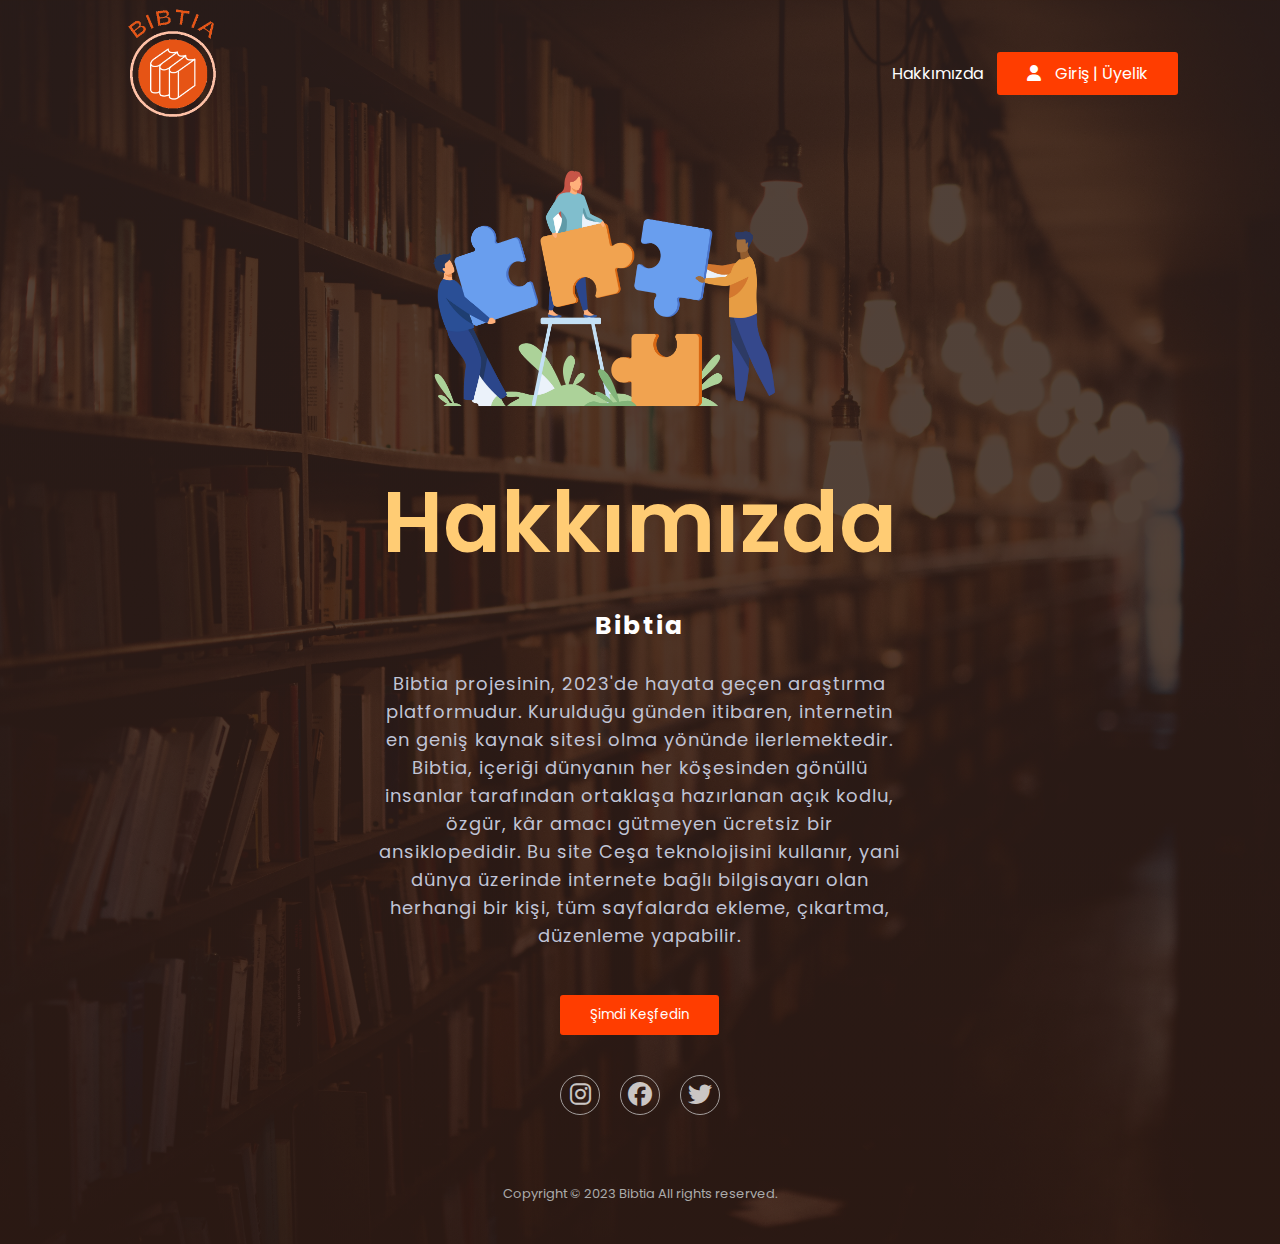
<file: about.html>
<!DOCTYPE html>
<html lang="en">

<head>
    <meta charset="UTF-8">
    <meta http-equiv="X-UA-Compatible" content="IE=edge">
    <meta name="viewport" content="width=device-width, initial-scale=1.0">
    <title>Bibtia - Hakkımızda </title> <!--title-->
    <link rel="shortcut icon" type="image/png" href="media/turunculogo2.png"> <!--logo-->

    <link rel="preconnect" href="https://fonts.googleapis.com">
    <link rel="preconnect" href="https://fonts.gstatic.com" crossorigin>
    <link href="https://fonts.googleapis.com/css2?family=Poppins:wght@400;500;600;700&display=swap" rel="stylesheet"> <!--google fonts-->

    <link href="https://cdnjs.cloudflare.com/ajax/libs/font-awesome/6.2.1/css/all.min.css" rel="stylesheet" /> <!--fontawesome-->

    <link rel="stylesheet" type="text/css" href="style.css"> <!--css connection-->
</head>

<body class="about-page">

    <div class="header">
        <!-- header start  -->
        <nav>
            <!-- navbar start -->
            <a href="index.html"> <img src="media/turunculogo2.png" class="logo"> </a>
            <ul class="nav-links">
                <li><a href="about.html">Hakkımızda</a></li>
                <li>
                    <a href="login.html" class="btn">
                        <i class="fa-solid fa-user" id="usericon"></i>
                        <span>Giriş | Üyelik</span>
                    </a>
                </li>
            </ul>
        </nav> <!-- navbar end -->
        <section class="about">
            <!--about start-->
            <div class="content">
                <img class="aboutus" src="media/aboutus2.png">
                <div class="text">
                    <h1>Hakkımızda</h1>
                    <h5>Bibtia</h5>
                    <p>Bibtia projesinin, 2023'de hayata geçen araştırma platformudur. Kurulduğu günden itibaren, internetin
                        en geniş kaynak sitesi olma yönünde ilerlemektedir. Bibtia, içeriği dünyanın her köşesinden
                        gönüllü insanlar tarafından ortaklaşa hazırlanan açık kodlu, özgür, kâr amacı gütmeyen ücretsiz
                        bir ansiklopedidir. Bu site Ceşa teknolojisini kullanır, yani dünya üzerinde internete bağlı
                        bilgisayarı olan herhangi bir kişi,  tüm sayfalarda
                        ekleme, çıkartma, düzenleme yapabilir. </p>
                    <a href="index.html"><button type="button" class="btn"> Şimdi Keşfedin</button></a>
                </div>
            </div>
        </section>
        <!--about end -->

        <section class="footer">
            <!--footer start-->
            <div class="social">
                <a href="#"><i class="fa-brands fa-instagram"></i></a>
                <a href="#"><i class="fa-brands fa-facebook"></i></a>
                <a href="#"><i class="fa-brands fa-twitter"></i></a>
            </div>
            <ul class="list">
                <li>
                    <a href="Anasayfa"></a>
                </li>
                <li>
                    <a href="Hakkımızda"></a>
                </li>
                <li>
                    <a href="Gizlilik Koşulları"></a>
                </li>
                <p class="copyright">
                    Copyright © 2023 Bibtia All rights reserved.
                </p>
            </ul>
        </section>
        <!--footer end-->

    </div>
    <!--header end-->
</body>

</html>
</file>
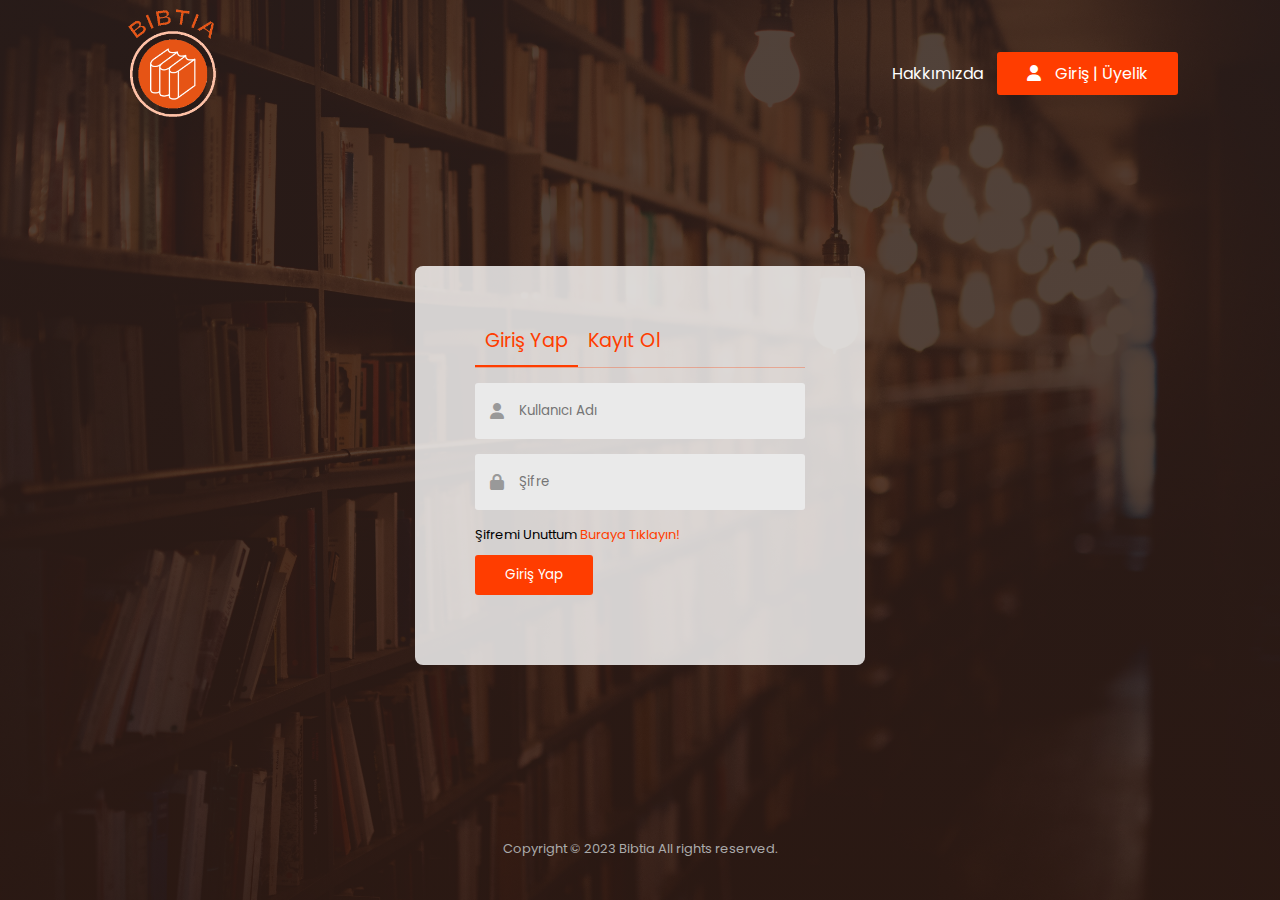
<file: login.html>
<!DOCTYPE html>
<html lang="en">

<head>
    <meta charset="UTF-8">
    <meta http-equiv="X-UA-Compatible" content="IE=edge">
    <meta name="viewport" content="width=device-width, initial-scale=1.0">
    <title>Bibtia - Giriş Yap</title>
    <link rel="shortcut icon" type="image/png" href="media/turunculogo2.png">

    <link rel="preconnect" href="https://fonts.googleapis.com">
    <link rel="preconnect" href="https://fonts.gstatic.com" crossorigin>
    <link href="https://fonts.googleapis.com/css2?family=Poppins:wght@400;500;600;700&display=swap" rel="stylesheet">

    <link href="https://cdnjs.cloudflare.com/ajax/libs/font-awesome/6.2.1/css/all.min.css" rel="stylesheet" />

    <link rel="stylesheet" type="text/css" href="style.css">
</head>

<body class="login-page">

    <div class="header">
        <!-- header start -->
        <nav>
            <!-- navbar start -->
            <a href="index.html"> <img src="media/turunculogo2.png" class="logo"> </a>
            <ul class="nav-links">
                <li><a href="about.html">Hakkımızda</a></li>
                <li>
                    <a href="login.html" class="btn">
                        <i class="fa-solid fa-user" id="usericon"></i>
                        <span>Giriş | Üyelik</span>
                    </a>
                </li>
            </ul>
        </nav> <!-- navbar end -->

        <div class="form-box tab">
            <!--form start-->
            <div class="tab-header">
                <a href="javascript:void(0);" class="selected" rel="login">Giriş Yap</a>
                <a href="javascript:void(0);" class="" rel="register">Kayıt Ol</a>
            </div>

            <div class="tab-content selected" rel="login">
                <form action="" method="post">
                    <div class="input-group">
                        <div class="input-field">
                            <i class="fa-solid fa-user"></i>
                            <input type="text" placeholder="Kullanıcı Adı">
                        </div>

                        <div class="input-field">
                            <i class="fa-solid fa-lock"></i>
                            <input type="password" placeholder="Şifre">
                        </div>
                        <p class="lostpassword">Şifremi Unuttum
                            <a href="">Buraya Tıklayın!</a>
                        </p>
                    </div>
                    <div class="btn-field">
                        <button type="button" class="btn">
                            Giriş Yap
                        </button>
                    </div>
                </form>
            </div>
            <div class="tab-content" rel="register">
                <form>
                    <div class="input-group">
                        <!--1-->
                        <div class="input-field" id="namefield">
                            <i class="fa-solid fa-user"></i>
                            <input type="text" placeholder="Ad Soyad">
                        </div>
                        <div class="input-field">
                            <i class="fa-solid fa-user"></i>
                            <input type="text" placeholder="Kullanıcı Adı">
                        </div>
                        <div class="input-field">
                            <!--2-->
                            <i class="fa-solid fa-envelope"></i>
                            <input type="text" placeholder="E-Posta">
                        </div>
                        <div class="input-field">
                            <!--3-->
                            <i class="fa-solid fa-lock"></i>
                            <input type="password" placeholder="Şifre">
                        </div>
                    </div>
                    <div class="btn-field">
                        <button type="button" class="btn">
                            Kayıt Ol
                        </button>
                    </div>
                </form>
            </div>
        </div>
        <!--form end-->

        <section class="footer">
            <!--footer start-->
            <ul class="list">
                <p class="copyright">
                    Copyright © 2023 Bibtia All rights reserved.
                </p>
            </ul>
        </section>
        <!--footer end-->

    </div>
    <!--header end-->

    <script src="script.js"></script>
</body>

</html>
</file>
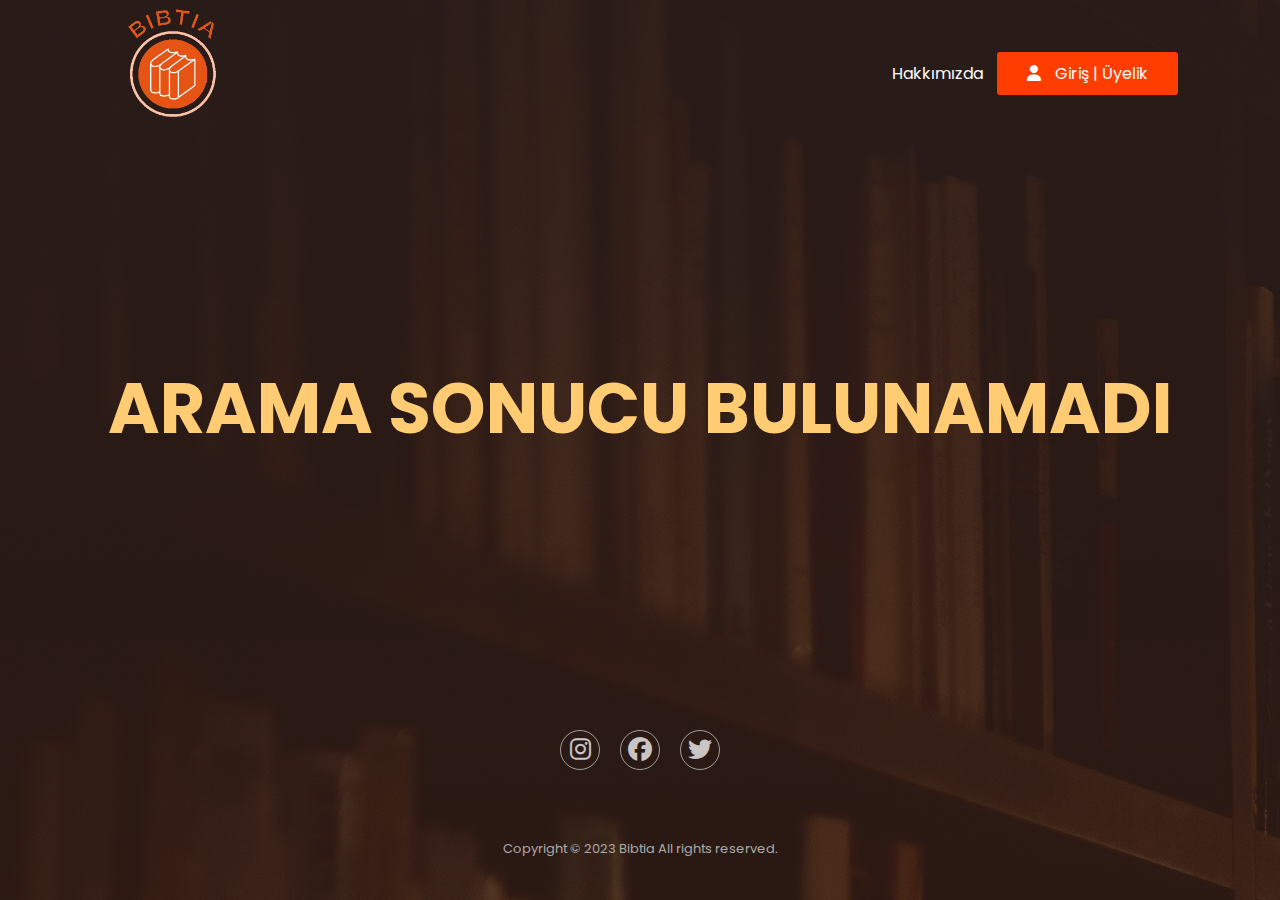
<file: results.html>
<!DOCTYPE html>
<html lang="en">

<head>
    <meta charset="UTF-8">
    <meta http-equiv="X-UA-Compatible" content="IE=edge">
    <meta name="viewport" content="width=device-width, initial-scale=1.0">
    <title>Bibtia - Arama Sonuçları</title> <!--title-->
    <link rel="shortcut icon" type="image/png" href="media/turunculogo2.png">

    <link rel="preconnect" href="https://fonts.googleapis.com">
    <link rel="preconnect" href="https://fonts.gstatic.com" crossorigin>
    <link href="https://fonts.googleapis.com/css2?family=Poppins:wght@400;500;600;700&display=swap" rel="stylesheet"> <!--google fonts-->

    <link href="https://cdnjs.cloudflare.com/ajax/libs/font-awesome/6.2.1/css/all.min.css" rel="stylesheet" /> <!--fontawesome-->

    <link rel="stylesheet" type="text/css" href="style.css"> <!--css connection-->
</head>

<body class="results-page">

    <div class="header">
        <!-- header start -->
        <nav>
            <!-- navbar start -->
            <a href="index.html"> <img src="media/turunculogo2.png" class="logo"> </a>
            <ul class="nav-links">
                <li><a href="about.html">Hakkımızda</a></li>
                <li>
                    <a href="login.html" class="btn">
                        <i class="fa-solid fa-user" id="usericon"></i>
                        <span>Giriş | Üyelik</span>
                    </a>
                </li>
            </ul>
        </nav> <!-- navbar end -->
        <section class="about">
            <!--about start-->
            <div class="search-results">

                <div class="result" ref="steve jobs">
                    <h1>ARAMA SONUÇLARI</h1>
                    <h5>STEVE JOBS</h5>
                    <p><strong>Steven Paul Jobs (24 Şubat 1955 – 5 Ekim 2011)</strong>, Apple Computer, Inc.'ın kurucu
                        ortaklarından biridir. Next Computer ve Pixar Animasyon Stüdyoları'nı da kurmuş ve yönetim
                        kurulu başkanlığını yapmıştır. 2004 yılında
                        pankreas kanserine yakalanmış, 7 yıl içinde 56 yaşında ölmüştür.

                        1970'lerin sonunda, diğer kurucu ortak Steve Wozniak'la birlikte, ticari başarı sağlayan ilk
                        kişisel bilgisayarlardan birini tasarladı.
                        1985'te yönetim kurulunda kaybettiği güç mücadelesinin ardından Jobs Apple Yönetim Kurulu'ndan
                        çıkartıldı; yükseköğrenim ve iş dünyası için bilgisayar platformu üretmeyi hedefleyen NeXT
                        bilgisayar şirketini kurdu. 1986 yılında da Lucasfilm firmasından Pixar'ı satın aldı. 1997
                        yılında Apple Computer şirketinin NeXT'i satın almasıyla Jobs kurucusu olduğu şirkete geri
                        döndü. O zamandan itibaren icra kurulu başkanı (CEO) olarak çalıştı. Fortune dergisi 2007
                        yılında Steve Jobs'u En Güçlü İş insanı olarak göstermiştir.

                        Jobs, önceden Lucasfilm şirketinin bilgisayar grafiği bölümü olan Pixar Animasyon Stüdyoları'nı
                        1986 yılında satın alır.[3] 2006 yılında Walt Disney Şirketi tarafından satın alınıncaya kadar
                        şirketin CEO'su ve en büyük hissedarıydı. Jobs hayata gözlerini yumana kadar Walt Disney
                        Şirketi'nin en büyük gerçek kişi hissedarı ve yönetim kurulu üyesi olmuştur.

                    </p>
                </div>

                <div class="result" ref="Bill Gates">
                    <h1>ARAMA SONUÇLARI</h1>
                    <h5>BILL GATES</h5>
                    <p><strong>William Henry "Bill" Gates III (d.
                            28 Ekim 1955, Seattle) </strong>ya da daha çok bilinen adıyla Bill Gates, Amerikalı bir iş
                        insanı,
                        yazılım geliştirici, yatırımcı, yazar ve hayırseverdir. Çocukluk arkadaşı Paul Allen ile
                        birlikte Microsoft'un kurucu ortaklarındandır. Gates, Microsoft'taki kariyeri boyunca
                        yönetim kurulu başkanlığı, icra kurulu başkanlığı (CEO), başkanlık ve baş yazılım mimarlığı
                        görevlerinde bulunmuş, aynı zamanda Mayıs 2014'e kadar Microsoft'un en büyük bireysel hissedarı
                        olmuştur. 1970'ler ve 1980'lerdeki mikrobilgisayar devriminin önemli girişimcilerinden
                        biriydi.
                        Allen ile birlikte 1975 yılında Albuquerque, New
                        Mexico'da Microsoft'u kurdu. Şirket dünyanın en büyük kişisel bilgisayar yazılım şirketi haline
                        geldi.

                        Gates, 1987 yılından bu yana Forbes'un dünyanın en zenginleri listesinde yer almaktadır.
                        Eylül 2022 itibariyle, Gates'in tahmini net değeri 114 milyar
                        ABD doları olup, kendisini dünyanın en zengin beşinci kişisi yapmaktadır.

                        Kariyerinin son dönemlerinde ve 2008'de Microsoft'un günlük operasyonlarından ayrılmasının
                        ardından Gates birçok iş ve hayırseverlik girişiminde bulunmuştur. BEN, Cascade Investment, bgC3
                        ve TerraPower gibi birçok şirketin kurucusu ve yönetim kurulu başkanıdır. Dünyanın en büyük özel
                        vakıf olduğu bildirilen Bill & Melinda Gates Vakfı aracılığıyla çeşitli hayır kurumlarına ve
                        bilimsel araştırma programlarına önemli miktarda para bağışlamıştır. Vakıf aracılığıyla, 21.
                        yüzyılın başlarında Afrika'da poliovirüs'ün yok edilmesine önemli ölçüde katkıda bulunan bir
                        aşılama kampanyasına öncülük etti. 2010 yılında Gates ve Warren Buffett The Giving
                        Pledge'i kurarak, kendileriyle birlikte diğer milyarderlerin de servetlerinin en az yarısını
                        hayır işlerine bağışlama sözü vermelerini sağlamıştır.
                    </p>
                </div>
                <div class="result" ref="Habitat Derneği">
                    <h1>ARAMA SONUÇLARI</h1>
                    <h5>HABİTAT DERNEĞİ</h5>
                    <p><strong>Habitat Derneği (Habitat)</strong>
                        dijitalleşen dünya ile uyumlu, sürdürülebilir kalkınmayı
                        hedefleyen güçlü ortaklıklar temelinde, toplumsal kapasite geliştirici ve sosyal etki odaklı
                        projeler üreten bir sivil toplum kuruluşudur. 1995 yılında Kopenhag Sosyal Kalkınma Zirvesi
                        ve 1996 yılında Birleşmiş Milletler Habitat II Zirvesi için bir araya gelen gençler
                        tarafından 1997 yılında kurulan Habitat’ın misyonu, dünya gençliği ile Türkiye gençliği
                        arasında iletişim köprüsü kurmaktı.
                        1997 yılından bu yana Habitat, Türkiye’nin 81 ilinde binlerce gönüllüsüyle din, dil, ırk,
                        siyasi görüş, cinsiyet kimliği ve cinsel yönelim ayrımı gözetmeksizin, toplumun tüm
                        kesimlerine yönelik çalışmalar yürütmektedir. Dezavantajlı grupların kendilerini
                        gerçekleştirebilmeleri için çağın gerektirdiği dijital becerilerle donanması, fırsatlara
                        erişiminin sağlanması, karar alma süreçlerine katılımının desteklenmesi, toplumsal ve
                        çevresel duyarlılıklarının artırılması konularında çalışmalar yürüten Habitat,
                        Sürdürülebilir Kalkınma Amaçları’nı desteklemektedir.
                        Habitat bütün çalışmalarında hükümetler, yerel yönetimler, özel sektör ve sivil toplum
                        kuruluşlarıyla çok paydaşlı ortaklıklar kurmaktadır. Beceri geliştirme, girişimcilik ve
                        nitelikli iş gücünün yetişmesine yönelik programlar hayata geçiren Habitat, TOBB Genç ve
                        Kadın Girişimciler Kurulları gibi birçok mekanizmanın oluşmasını desteklemiştir. Ayrıca,
                        Türkiye’nin girişimcilik ekosistemini geliştirebilmek adına 178 ülkede aktif olarak faaliyet
                        gösteren Global Girişimcilik Ağı’nın (GEN Global) bir parçası olan GEN Türkiye’ye öncülük
                        etmekte ve GEN Türkiye idari yönetimini üstlenmektedir.
                        Gücünü Türkiye’nin dört bir yanındaki gönüllülerin pozitif enerjisi ile uluslararası bilgi
                        birikiminden alan Habitat, girişimcilik, dijital dönüşüm, finansal bilinç ve sosyoekonomik
                        uyum alanlarındaki çalışmalarına devam ederken, aynı zamanda Türkiye’nin içinde bulunduğu
                        geniş bir coğrafi bölgede çalışmalarını yaygınlaştırmaktadır. Anadolu’da 13 farklı ilde
                        hayata geçirdiği Yerel Hublar (Topluluk Merkezleri) ile Habitat, sınırları aşmaya hazır
                        toplulukların küresel pazarlara ulaşması için yerel işletmeler ve KOBİ’lerin faydalanacağı
                        bir dizi farklı eğitim, program ve atölye çalışmasına ev sahipliği yapmaktadır. Toplumun ve
                        ekonominin dijitalleşmesine katkıda bulunmaya odaklanan çalışmalarıyla Habitat, aynı zamanda
                        farklı toplulukların ve girişimcilerin bir araya gelebileceği fiziksel bir alan sunmayı
                        hedeflemektedir.
                    </p>
                </div>

                <div class="result" id="no-result" ref="noresult">
                    <h1>ARAMA SONUCU BULUNAMADI</h1>
                </div>

                <div class="result" ref="Web Geliştirme">
                    <h1>ARAMA SONUÇLARI</h1>
                    <h5>WEB GELİŞTİRME</h5>
                    <p><strong>Web geliştirme</strong> komple bir web sitesinin hem web tasarım (html,css,javascript),
                        hem de web
                        programlama (asp.net mvc) konularının kullanılarak geliştirilmesidir. Sadece html css kullanarak
                        statik bir site tasarlayabiliriz ancak işin içine bir web programlama dilini de katarsak dinamik
                        bir web uygulaması geliştirmiş oluruz.

                        Dinamik bir web uygulaması bir yönetim paneline sahiptir ve yönetim paneli ile site içeriklerini
                        dinamik bir şekilde yönetebiliriz.

                        Web geliştirme temel olarak 3 alan altında ele alınır; Frontend, Backend ve FullStack.

                        Frontend, bir web sitesinde amaca uygun içeriklerin görüntülenmesi aşamasıyla ilgilenir. Bu
                        alanda çalışacak kişiler html, css ve javascript konularına hakim kişilerdir.

                        Frontend geliştirici bir web sitesini html ve css kullanarak sıfırdan tasarlayarak güzel
                        görünümlü web sayfalarını oluşturabilir.

                        Frontend geliştiriciler, web programlama dili kullanmazlar yani database yapısı ve iş kuralları
                        ile ilgilenmezler ancak hazır veri deposundan (restful service) gelen json ya da xml türündeki
                        verileri kaynaktan talep eder ve web sayfasında görüntülerler. Örneğin, döviz kurlarını
                        javascript ile api servisinden talep eder ve html etiketleri ile sayfada gösterir.

                        Backend, bir web sitesinin tasarımı ile ilgilenmez. Backend geliştiriciler web uygulamalarının
                        database yapısını oluşturup belirli iş kurallarını ele alarak web uygulamasının düzgün,
                        performanslı ve güvenli bir şekilde çalışmasını sağlar.

                        Backend geliştiriciler, frontend geliştiriciler için bir veri deposunu hazırlar (restful
                        service) ve frontend geliştirici servisten gelen bilgileri javascript ile elde edip görüntü
                        oluşturmak için gerekli html ve css kodlarını kullanır.

                        Fullstack, frontend ve backend geliştiricilerin ilgilendiği tüm alanları kapsar.

                        Fullstack bir web geliştirici, bir web uygulamasının baştan sonra hem tasarım hem de
                        programlamasını tek başına yapan kişidir. Bu kişiler genelde freelancer olarak çalışırlar yani
                        her hangi bir firmaya bağlı kalmadan aldıkları işleri tek başlarına yaparlar.</p>
                </div>
                <div class="result" ref="Yoga">
                    <h1>ARAMA SONUÇLARI</h1>
                    <h5>YOGA</h5>
                    <p><strong>Yoga</strong>, fiziksel ve zihinsel iyilik halini artırmak için nefes almaya odaklanan
                        bir egzersiz
                        şeklidir. Stresi azaltmak, sağlıklı kalmak, güç ve esnekliği artırmak için tasarlanmış bir dizi
                        hareket, nefes egzersizleri ve meditasyon içerir. Amacı zihin ve bedende farkındalık ve uyum
                        sağlamaktır. Eski bir gelenek olan yoga pratiği birçok zihinsel ve fiziksel fayda sağlar.
                        Kasları güçlendirir, solunum sistemini ve kalp sağlığı destekler, bağımlılık tedavisine yardımcı
                        olur, stres, kaygı, depresyon ve kronik ağrıları azaltır, uyku düzenlerini iyileştirir, yaşam
                        kalitesini arttırır. Birçok ülkede çeşitli şekillerde uygulanan yoga, Batı’da bütüncül bir
                        yaklaşım olarak tamamlayıcı ve alternatif tıp türü olarak kabul edilmektedir.</p>
                </div>
                <div class="result" ref="Müzik">
                    <h1>ARAMA SONUÇLARI</h1>
                    <h5>MÜZİK</h5>
                    <p><strong>Müzik</strong>, insanın doğaya eklediği uyumlu seslerdir. Ses, bir doğa olayıdır. Müzik,
                        bu doğal ve etkin
                        olaydan bilinçli bir çalışma ve emek ile sanat yapıtı yaratmaktır, bilimsel temele oturtmaktır.
                        Bütün müzik türleri için ana öğeler ritim, tonalite, dinamik ve ses rengi olarak belirtilir. Bu
                        önemli elemanlardan anlaşılacağı gibi müzik yalnız insanın içinden yansıyan duygularla değil,
                        bilgi ve anlayışla yaratılabilir. Müziğin bilgisine bakış, bir sanat olayını anlamamızı da
                        sağlar. Ritim, tonalite, dinamik ve ses renginden hiçbiri, müzikte tek başına yer almaz ancak
                        birlikte müziksel bir bütünlük yaratırlar. Değişik müzik türlerinde farklı oranlarda ağırlık
                        taşıyabilirler. Müzik teorisi, müzik sanatını gerçekleştiren belirli kavram ve sistemlerin bir
                        araya gelmesinden oluşur.

                        Müzik, bütün insan topluluklarında öyle veya böyle bir şekilde mevcut olan bir sanattır.
                        Günümüzde (modern) müzik, kimi güncel, kimi de geçmiş dönemlerden gelen inanılmaz çok sayıda
                        stilin bir araya gelmesiyle oluşur.</p>
                </div>
                <div class="result" ref="Oyun Geliştirme">
                    <h1>ARAMA SONUÇLARI</h1>
                    <h5>OYUN GELİŞTİRME</h5>
                    <p> <strong>Oyun geliştirme</strong>, tek kişiden bütün dünyaya dağılmış uluslararası bir ekibe kadar değişen bir
                        geliştirici ekip veya firma tarafından üstlenilen video oyun geliştirme sürecidir. Geleneksel
                        ticari PC ve konsol oyunlarının geliştirilmesi normalde bir yayımcı tarafından finanse edilir ve
                        tamamlanması birkaç yıl alabilir. Bağımsız oyunlar genellikle daha az zaman ve sınırlı bütçe ile
                        bireyler ve daha küçük geliştirici ekip tarafından üretilebilir. Bağımsız oyun endüstrisi,
                        Unity, Unreal Engine ve CryEngine gibi herkes tarafından erişilebilir oyun geliştirme
                        motorlarının, ve Steam, Ubisoft Connect gibi yeni çevrimiçi dağıtım sistemlerinin yanı sıra
                        Android ve iOS cihazları için mobil oyun pazarının büyümesinin kolaylaştırmasıyla yükseliştedir.

                        1960'larda geliştirilen ilk video oyunları genellikle ticari amaçlı değildi. Bu oyunları
                        çalıştırmak için anabilgisayar gerekiyordu, bu tür bilgisayarlar halka açık değildi. Ticari oyun
                        geliştirme, 1970'lerde birinci nesil video oyun konsollarının ve Apple I gibi ilk ev
                        bilgisayarlarının ortaya çıkmasıyla başladı. O zamanlar, bilgisayarların uygun fiyatlı olması
                        sayesinde, bir yazılımcı yalnız başına tam ve eksiksiz bir oyun geliştirebilirdi. Ancak,
                        1980'lerin sonlarında ve 1990'larda, sürekli artan bilgi işlem gücü ve oyunculardan artan
                        beklentiler, tek kişinin konsol veya PC oyunu geliştirmesini zorlaştırmıştır.

                        Bilgi teknolojisi geliştikçe video oyun sektöründe bağımsız oyunlar giderek büyük bütçeli
                        oyunlarla rekabet etmeye başlamıştır, bunun sebebi birçok bireysel geliştiricinin kişisel
                        bilgisayarda düşük bütçe ile video oyun geliştirebilmesidir. Yaygın ticari video oyunları
                        genellikle aşamalar halinde geliştirilir: İlk olarak, üretim öncesinde, sunumlar, prototipler ve
                        oyun tasarımı belgeleri yazılır; fikir onaylanırsa ve geliştirici finansman elde ederse, tam
                        ölçekli geliştirme süreci başlar. Tam bir oyunun geliştirilmesi genellikle tasarımcılar,
                        sanatçılar, programcılar ve testçiler dahil olmak üzere çeşitli sorumluluklara sahip onlarca,
                        bazen de yüzlerce kişilik bir ekip gerektirir.</p>
                </div>

            </div>
        </section>
        <!--about end -->

        <section class="footer">
            <!--footer start-->
            <div class="social">
                <a href="#"><i class="fa-brands fa-instagram"></i></a>
                <a href="#"><i class="fa-brands fa-facebook"></i></a>
                <a href="#"><i class="fa-brands fa-twitter"></i></a>
            </div>
            <ul class="list">
                <li>
                    <a href="Anasayfa"></a>
                </li>
                <li>
                    <a href="Hakkımızda"></a>
                </li>
                <li>
                    <a href="Gizlilik Koşulları"></a>
                </li>
                <p class="copyright">
                    Copyright © 2023 Bibtia All rights reserved.
                </p>
            </ul>
        </section>
        <!--footer end-->

    </div>
    <!--header end-->
    <script src="script.js"></script>
</body>

</html>
</file>
<file: style.css>
* {
    margin: 0;
    padding: 0;
    font-family: "poppins", "sans-serif";
    box-sizing: border-box;
}

/**
*   button
*/
button {
    border: 0;
    outline: 0;
}

.header {
    min-height: 100vh;
    width: 100%;
    padding: 0 8%;
    position: relative;
    display: flex;
    flex-direction: column;
    justify-content: space-between;
}

.about-page .header {
    background-image: linear-gradient(rgba(38, 20, 11, 0.8), rgba(41, 17, 4, 0.8)), url(media/pexels-janko-ferlic-590493.jpg);
    background-position: center;
    background-size: cover;
}

.login-page .header {
    background-image: linear-gradient(rgba(38, 20, 11, 0.8), rgba(41, 17, 4, 0.8)), url(media/pexels-janko-ferlic-590493.jpg);
    background-position: center;
    background-size: cover;
}
.results-page .header{
    background-image: linear-gradient(rgba(38, 20, 11, 0.8), rgba(41, 17, 4, 0.8)), url(media/pexels-janko-ferlic-590493.jpg);
}

nav {
    display: flex;
    align-items: center;
    justify-content: space-between;
}

.logo {
    width: 140px;
}

.nav-links {
    padding: 28px 0;
}

.nav-links li {
    display: inline-block;
}

.nav-links li:first-child{
    margin-right: 10px;
}

.nav-links li a {
    text-decoration: none;
    color: #fff;
    position: relative;
}

.nav-links li a::after {
    content: '';
    background: #ff3d00;
    width: 0;
    height: 2px;
    position: absolute;
    bottom: 0;
    left: 0;
    transition: width 0.5s;
}

.nav-links li a:hover::after {
    width: 100%;
}

.btn {
    background: #ff3d00;
    color: #fff;
    padding: 10px 30px;
    border-radius: 3px;
    cursor: pointer;
}

.content {
    width: 100%;
    max-width: 800px;
    text-align: center;
    color: #fff;
    margin: 0 auto;
}

.content h1 {
    font-size: 65px;
    font-weight: 600;
    margin-bottom: 40px;
}

.content form {
    background: #fff;
    padding: 10px;
    border-radius: 8px;
    display: flex;
}

.content form input {
    flex: 1;
    border: none;
    outline: none;
    padding: 0 20px;
    font-size: 18px;
    background: #fff;
}

.content form button {
    background: #ff3d00;
    color: #fff;
    padding: 15px 40px;
    border: none;
    border-radius: 6px;
    cursor: pointer;
}

.back-video {
    position: absolute;
    right: 0;
    bottom: 0;
    min-width: 100%;
    min-height: 100%;
    width: auto;
    height: auto;
    z-index: -100;
}

#usericon {
    padding-right: 10px;
}

.footer {
    padding: 40px 0;
}

.footer .social {
    text-align: center;
    padding-bottom: 25px;
    color: #fff;
}

.footer .social a {
    font-size: 24px;
    color: inherit;
    border: 1px solid #ccc;
    width: 40px;
    height: 40px;
    line-height: 38px;
    display: inline-block;
    text-align: center;
    border-radius: 50%;
    margin: 0 8px;
    opacity: 0.75;


}

.footer .social a:hover {
    opacity: 0.9;
}

.footer ul {
    margin-top: 0;
    padding: 0;
    list-style: none;
    font-size: 18px;
    line-height: 1.6;
    margin-bottom: 0;
    text-align: center;
}

.footer ul a {
    color: inherit;
    text-decoration: none;
    opacity: 0.8;
}

.footer ul li {
    display: inline-block;
    padding: 0 15px;
}

.footer ul li a:hover {
    opacity: 1;
}

.footer .copyright {
    margin-top: 15px;
    text-align: center;
    font-size: 13px;
    color: #aaa;
}

.category-list {
    display: flex;
    align-items: center;
    justify-content: center;
    margin-top: 40px;
    list-style: none;
}

.category {
    padding: 10px;
    margin-right: 20px;
}

.category:last-child {
    margin-right: 0;
}

.category img {
    width: 40px;
    margin-bottom: 8px;
    color: #fff;
}

.category a {
    text-decoration: none;
    color: #fff;
    font-size: 1rem;
    display: flex;
    align-items: center;
    justify-content: center;
    flex-direction: column;
}

/**
*   About Page
*/
.about.content img {
    height: auto;
    width: 600px;
    max-width: 100%;
}

.text {
    width: 550px;
    max-width: 100%;
    padding: 0 10px;
}

.about-page .content {
    width: 1280px;
    max-width: 95%;
    margin: 0 auto;
    display: flex;
    flex-wrap: wrap;
    align-items: center;
    justify-content: space-around;
}
.about-page .content a{
    text-decoration: none;
}

.text h1 {
    color: #ffcc74;
    font-size: 85px;
    margin-bottom: 20px;
    text-transform: capitalize;
}

.text h5 {
    color: white;
    font-size: 25px;
    margin-bottom: 25px;
    text-transform: capitalize;
    letter-spacing: 2px;
}

.text p {
    color: #c0c4d6;
    font-size: 18px;
    line-height: 28px;
    letter-spacing: 1px;
    margin-bottom: 45px;
}

.aboutus {
    width: 50%;
    height: 50%;
}

/**
*   Login Page
*/
.form-box {
    width: 100%;
    max-width: 450px;
    margin: 0 auto;
    background: rgba(255, 255, 255, .8);
    padding: 50px 60px 70px;
    border-radius: 8px;
}

.form-box h1 {
    font-size: 30px;
    margin-bottom: 60px;
    color: #ff3d00;
    position: relative;
}

.form-box h1::after {
    content: '';
    width: 30px;
    height: 4px;
    border-radius: 3px;
    background: #ff3d00;
    position: absolute;
    bottom: -12px;
    left: 50%;
    transform: translateX(-50%);
}

.input-field {
    background: #eaeaea;
    margin: 15px 0;
    border-radius: 3px;
    display: flex;
    align-items: center;
    max-height: 65px;
    transition: max-height 0.5s;
    overflow: hidden;
}

input {
    width: 100%;
    background: transparent;
    border: 0;
    outline: 0;
    padding: 18px 15px;
}

.input-field i {
    margin-left: 15px;
    color: #999;
}

form p {
    text-align: left;
    font-size: 13px;

}

form p a {
    text-decoration: none;
    color: #ff3d00;
}

.lostpassword {
    margin-bottom: 10px;
}

/**
*   tab
*/
.tab-content {
    display: none;
}

.tab-content.selected {
    display: block;
}

.tab-header {
    display: flex;
    border-bottom: 1px solid rgba(255, 61, 0, .3);
}

.tab-header a {
    font-size: 1.2rem;
    text-decoration: none;
    color: #ff3d00;
    padding: 10px 10px;
}

.tab-header a.selected, .tab-header a:hover {
    border-bottom: 2px solid #ff3d00;
}

.search-results .result {
    display: none;
}

.search-results .result.selected {
    display: block;
}

/**
*   Results Page
*/
.result h1{
    text-align: center;
    color: #ffcc74;
    font-size: 70px;
    margin-bottom: 20px;
}
.result h5{
    color: white;
    font-size: 25px;
    margin-bottom: 25px;
    border-bottom: 1px solid rgba(255, 255, 255, .8);
}
.result p{
    color: #c0c4d6;
    font-size: 18px;
    line-height: 28px;
    letter-spacing: 1px;
    margin-bottom: 45px;
}
.result strong{
    color: #ffcc74;
    font-size: 17px;
    line-height: 28px;
    letter-spacing: 1px;
    margin-bottom: 45px;
}
.result img{
    height: auto;
    width: 600px;
    max-width: 100%;
}


@media(min-aspect-ratio: 16/9) {
    .back-video {
        width: 100%;
        height: auto;
    }
}

/**
*   mobile devices
*   tablet, landscape iPad, lo-res laptops ands desktops
*/
@media (max-width:768px) {
    .back-video {
        width: auto;
        height: 100%;
    }

    .content h1 {
        font-size: 34px;
    }

    .category img {
        width: 30px;
    }

    .category a {
        font-size: .875rem;
    }

    .btn {
        padding: 10px 20px;
    }

    .nav-links li {
        margin-bottom: 20px;
    }

    .content form input {
        font-size: .875rem;
        padding: 0;
    }

    /**
    *   about-page
    */
    .aboutus {
        width: 100%;
        height: auto;
    }
    /**
    * result-page
    */
    .result h1{
        
        font-size: 34px;
    }

}
</file>
